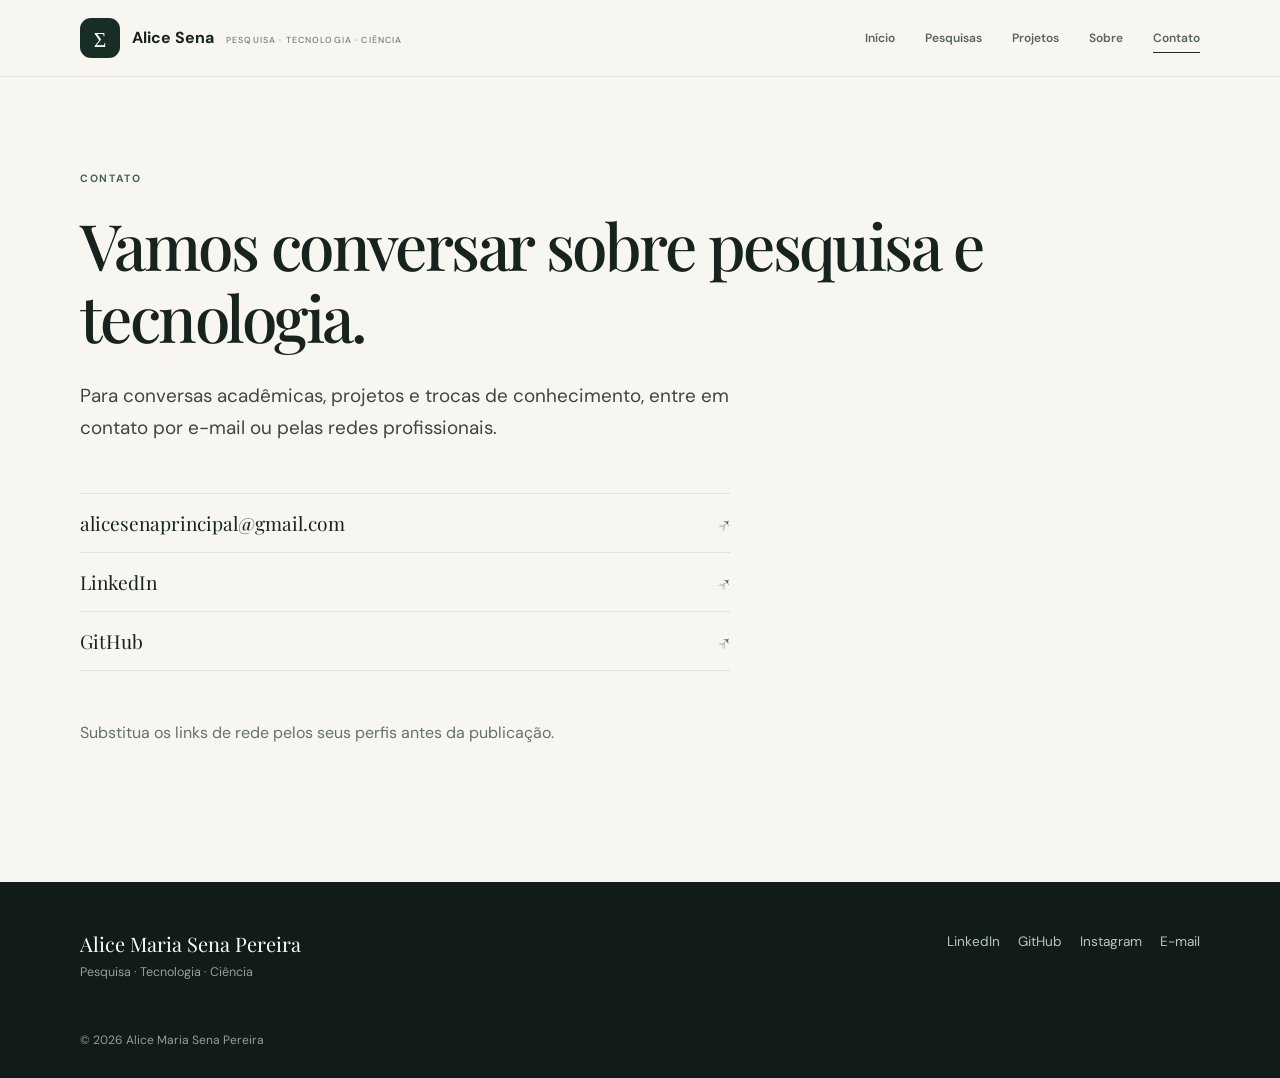
<file: contato.html>
<!doctype html>
<html lang="pt-BR">
  <head>
    <meta charset="utf-8" />
    <meta name="viewport" content="width=device-width,initial-scale=1" />
    <meta name="description" content="Contato de Alice Maria Sena Pereira." />
    <title>Contato — Alice Sena</title>
    <link rel="preconnect" href="https://fonts.googleapis.com" />
    <link rel="preconnect" href="https://fonts.gstatic.com" crossorigin />
    <link
      href="https://fonts.googleapis.com/css2?family=DM+Sans:wght@400;500;600&family=Libre+Baskerville:ital,wght@0,400;0,700;1,400&display=swap"
      rel="stylesheet"
    />
    <link rel="stylesheet" href="assets/css/style.css" />
  </head>
  <body>
    <a class="skip-link" href="#conteudo">Pular para o conteúdo</a>
    <div id="site-header"></div>
    <main id="conteudo" class="wrapper page contact">
      <p class="eyebrow">Contato</p>
      <h1>Vamos conversar sobre pesquisa e tecnologia.</h1>
      <p class="lede">
        Para conversas acadêmicas, projetos e trocas de conhecimento, entre em
        contato por e-mail ou pelas redes profissionais.
      </p>
      <div class="contact-links">
        <a href="mailto:alicesenaprincipal@gmail.com"
          >alicesenaprincipal@gmail.com <span>↗</span></a
        ><a href="https://www.linkedin.com/in/alicessenapereira/" target="_blank" rel="noreferrer"
          >LinkedIn <span>↗</span></a
        ><a href="https://github.com/alicessena" target="_blank" rel="noreferrer"
          >GitHub <span>↗</span></a
        >
      </div>
      <p class="muted">
        Substitua os links de rede pelos seus perfis antes da publicação.
      </p>
    </main>
    <div id="site-footer"></div>
    <button class="back-top" aria-label="Voltar ao topo">↑</button>
    <script src="data/articles.js"></script>
    <script src="assets/js/app.js"></script>
  </body>
</html>
</file>
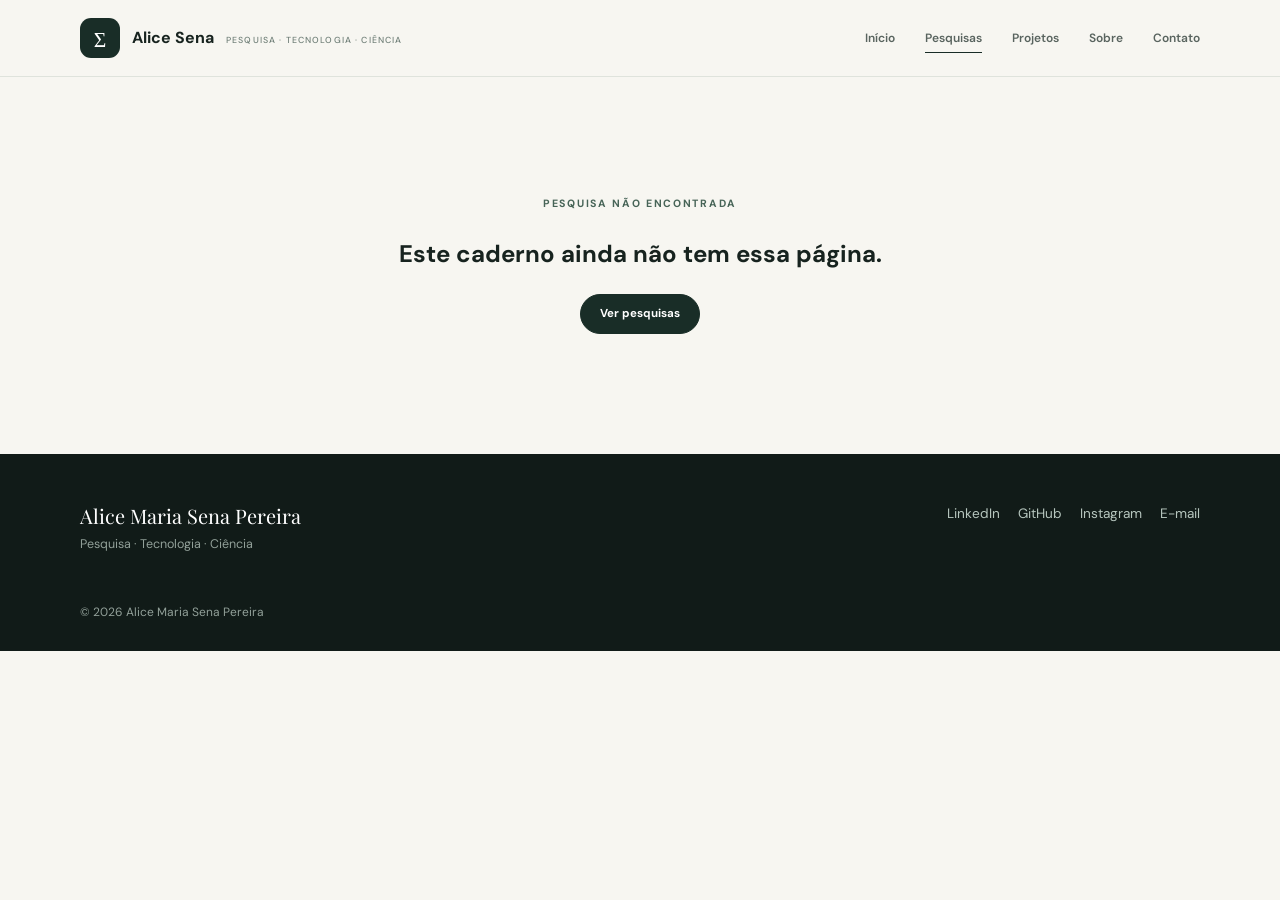
<file: pesquisa.html>
<!doctype html>
<html lang="pt-BR">
  <head>
    <meta charset="utf-8" />
    <meta name="viewport" content="width=device-width,initial-scale=1" />
    <meta name="author" content="Alice Maria Sena Pereira" />
    <title>Pesquisa — Alice Sena</title>
    <link rel="preconnect" href="https://fonts.googleapis.com" />
    <link rel="preconnect" href="https://fonts.gstatic.com" crossorigin />
    <link
      href="https://fonts.googleapis.com/css2?family=DM+Sans:wght@400;500;600&family=Libre+Baskerville:ital,wght@0,400;0,700;1,400&display=swap"
      rel="stylesheet"
    />
    <link rel="stylesheet" href="assets/css/style.css" />
  </head>
  <body>
    <a class="skip-link" href="#conteudo">Pular para o conteúdo</a>
    <div id="site-header"></div>
    <main id="conteudo"><div id="article-root"></div></main>
    <div id="site-footer"></div>
    <button class="back-top" aria-label="Voltar ao topo">↑</button>
    <script src="data/articles.js"></script>
    <script src="assets/js/app.js"></script>
    <script src="assets/js/article.js"></script>
  </body>
</html>
</file>
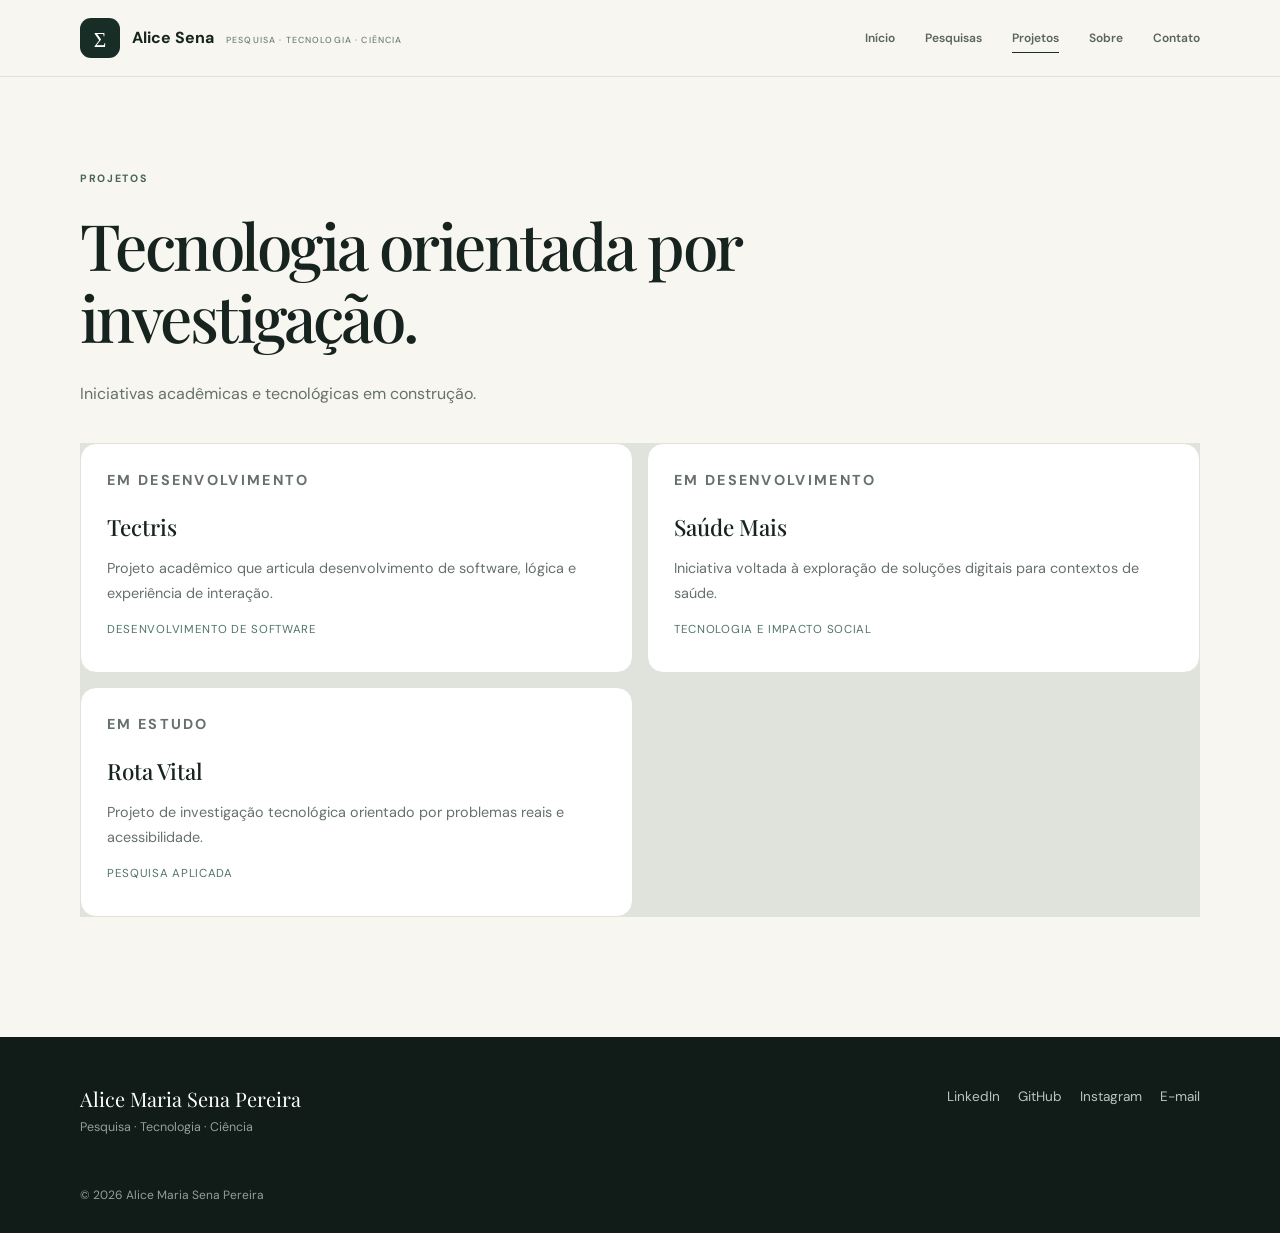
<file: projetos.html>
<!doctype html>
<html lang="pt-BR">
  <head>
    <meta charset="utf-8" />
    <meta name="viewport" content="width=device-width,initial-scale=1" />
    <meta
      name="description"
      content="Projetos acadêmicos e tecnológicos de Alice Sena."
    />
    <title>Projetos — Alice Sena</title>
    <link rel="preconnect" href="https://fonts.googleapis.com" />
    <link rel="preconnect" href="https://fonts.gstatic.com" crossorigin />
    <link
      href="https://fonts.googleapis.com/css2?family=DM+Sans:wght@400;500;600&family=Libre+Baskerville:ital,wght@0,400;0,700;1,400&display=swap"
      rel="stylesheet"
    />
    <link rel="stylesheet" href="assets/css/style.css" />
  </head>
  <body>
    <a class="skip-link" href="#conteudo">Pular para o conteúdo</a>
    <div id="site-header"></div>
    <main id="conteudo" class="wrapper page">
      <p class="eyebrow">Projetos</p>
      <h1>Tecnologia orientada por investigação.</h1>
      <p class="section-intro">
        Iniciativas acadêmicas e tecnológicas em construção.
      </p>
      <div id="projects-page" class="project-grid full"></div>
    </main>
    <div id="site-footer"></div>
    <button class="back-top" aria-label="Voltar ao topo">↑</button>
    <script src="data/articles.js"></script>
    <script src="assets/js/app.js"></script>
  </body>
</html>
</file>
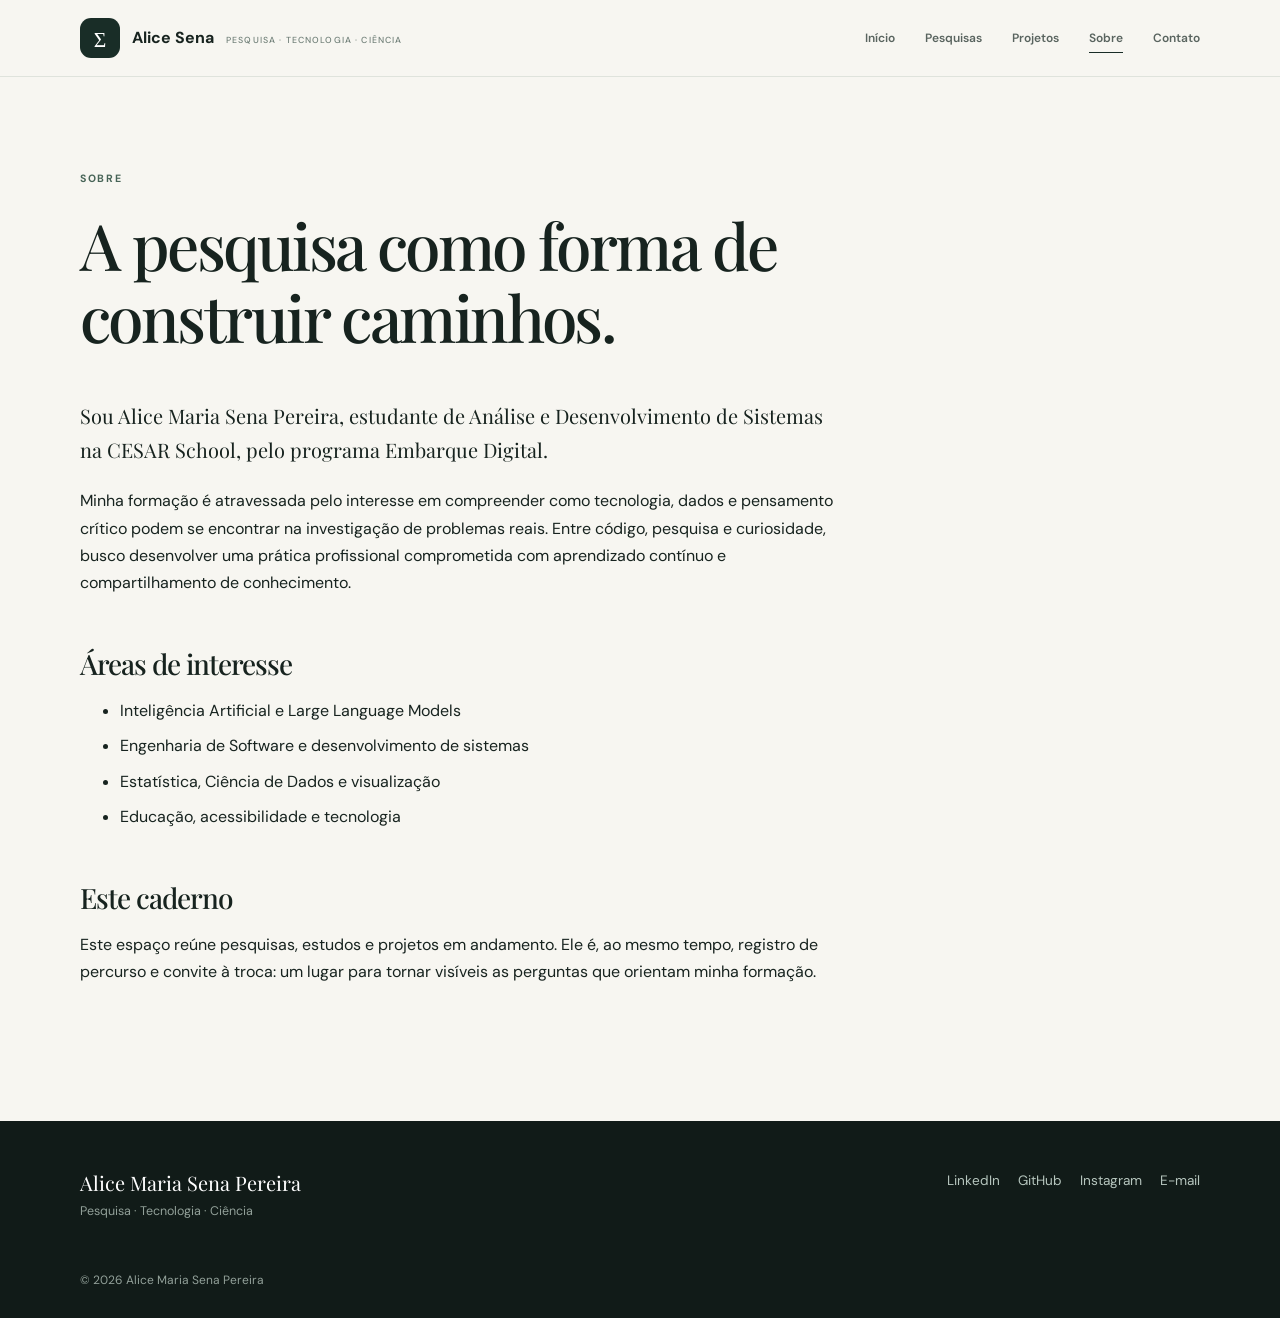
<file: sobre.html>
<!doctype html>
<html lang="pt-BR">
  <head>
    <meta charset="utf-8" />
    <meta name="viewport" content="width=device-width,initial-scale=1" />
    <meta name="description" content="Sobre Alice Maria Sena Pereira." />
    <title>Sobre — Alice Sena</title>
    <link rel="preconnect" href="https://fonts.googleapis.com" />
    <link rel="preconnect" href="https://fonts.gstatic.com" crossorigin />
    <link
      href="https://fonts.googleapis.com/css2?family=DM+Sans:wght@400;500;600&family=Libre+Baskerville:ital,wght@0,400;0,700;1,400&display=swap"
      rel="stylesheet"
    />
    <link rel="stylesheet" href="assets/css/style.css" />
  </head>
  <body>
    <a class="skip-link" href="#conteudo">Pular para o conteúdo</a>
    <div id="site-header"></div>
    <main id="conteudo" class="wrapper page">
      <p class="eyebrow">Sobre</p>
      <h1>A pesquisa como forma de construir caminhos.</h1>
      <div class="prose">
        <p class="lead">
          Sou Alice Maria Sena Pereira, estudante de Análise e Desenvolvimento
          de Sistemas na CESAR School, pelo programa Embarque Digital.
        </p>
        <p>
          Minha formação é atravessada pelo interesse em compreender como
          tecnologia, dados e pensamento crítico podem se encontrar na
          investigação de problemas reais. Entre código, pesquisa e curiosidade,
          busco desenvolver uma prática profissional comprometida com
          aprendizado contínuo e compartilhamento de conhecimento.
        </p>
        <h2>Áreas de interesse</h2>
        <ul>
          <li>Inteligência Artificial e Large Language Models</li>
          <li>Engenharia de Software e desenvolvimento de sistemas</li>
          <li>Estatística, Ciência de Dados e visualização</li>
          <li>Educação, acessibilidade e tecnologia</li>
        </ul>
        <h2>Este caderno</h2>
        <p>
          Este espaço reúne pesquisas, estudos e projetos em andamento. Ele é,
          ao mesmo tempo, registro de percurso e convite à troca: um lugar para
          tornar visíveis as perguntas que orientam minha formação.
        </p>
      </div>
    </main>
    <div id="site-footer"></div>
    <button class="back-top" aria-label="Voltar ao topo">↑</button>
    <script src="data/articles.js"></script>
    <script src="assets/js/app.js"></script>
  </body>
</html>
</file>
<file: assets/css/style.css>
:root {
  --background: #f7f6f2;
  --surface: #fff;
  --text: #202020;
  --muted: #66645f;
  --accent: #6b5b4d;
  --accent-dark: #453a31;
  --border: #d9d6cf;
  --wash: #efede7;
  --serif: "Libre Baskerville", Georgia, serif;
  --sans: "DM Sans", Arial, sans-serif;
}
* {
  box-sizing: border-box;
}
html {
  scroll-behavior: smooth;
}
body {
  margin: 0;
  background: var(--background);
  color: var(--text);
  font: 16px/1.7 var(--sans);
}
a {
  color: inherit;
  text-decoration: none;
}
a:focus-visible,
button:focus-visible {
  outline: 3px solid #5a86a6;
  outline-offset: 3px;
}
.wrapper {
  width: min(1120px, calc(100% - 48px));
  margin: auto;
}
.skip-link {
  position: fixed;
  top: 8px;
  left: 8px;
  background: #fff;
  padding: 8px 12px;
  z-index: 20;
  transform: translateY(-150%);
}
.skip-link:focus {
  transform: none;
}
.site-header {
  border-bottom: 1px solid var(--border);
  background: color-mix(in srgb, var(--background) 94%, transparent);
  position: sticky;
  top: 0;
  z-index: 10;
  backdrop-filter: blur(12px);
}
.nav {
  height: 78px;
  display: flex;
  align-items: center;
  justify-content: space-between;
}
.brand {
  font-family: var(--serif);
  font-weight: 700;
  font-size: 1.4rem;
  line-height: 1;
}
.brand small {
  display: block;
  font: 500 0.62rem/1.2 var(--sans);
  letter-spacing: 0.08em;
  text-transform: uppercase;
  margin-top: 7px;
  color: var(--muted);
}
.nav-toggle {
  display: none;
  border: 0;
  background: none;
  padding: 8px;
  font-size: 1.3rem;
}
.nav-links {
  display: flex;
  gap: 30px;
  font-size: 0.9rem;
}
.nav-links a {
  position: relative;
}
.nav-links a:after,
.text-link:after {
  content: "";
  position: absolute;
  bottom: -4px;
  left: 0;
  width: 100%;
  height: 1px;
  background: currentColor;
  transform: scaleX(0);
  transform-origin: right;
  transition: transform 0.25s;
}
.nav-links a:hover:after,
.nav-links a[aria-current="page"]:after,
.text-link:hover:after {
  transform: scaleX(1);
  transform-origin: left;
}
.hero {
  padding: 116px 0 105px;
  max-width: 900px;
  margin-left: max(24px, calc((100% - 1120px) / 2));
  margin-right: 24px;
}
.eyebrow {
  font-size: 0.72rem;
  letter-spacing: 0.13em;
  text-transform: uppercase;
  color: var(--accent);
  font-weight: 600;
  margin: 0 0 18px;
}
.hero h1,
.page h1 {
  font: 400 clamp(2.55rem, 6vw, 5.2rem)/1.13 var(--serif);
  letter-spacing: -0.04em;
  max-width: 920px;
  margin: 0 0 27px;
}
.lede {
  font-size: 1.18rem;
  max-width: 680px;
  color: #45433f;
}
.hero-note {
  font-size: 0.87rem;
  color: var(--muted);
  margin: 27px 0;
}
.actions {
  display: flex;
  gap: 26px;
  align-items: center;
  margin-top: 35px;
}
.button {
  background: var(--accent-dark);
  color: #fff;
  padding: 12px 20px;
  font-size: 0.9rem;
  transition: background 0.2s;
}
.button:hover {
  background: var(--accent);
}
.text-link {
  position: relative;
  font-size: 0.9rem;
}
.section {
  padding: 100px 0;
}
.intro {
  display: grid;
  grid-template-columns: 1fr 1.45fr;
  gap: 10%;
  border-top: 1px solid var(--border);
}
h2 {
  font: 400 clamp(1.9rem, 3vw, 3rem)/1.25 var(--serif);
  letter-spacing: -0.03em;
  margin: 0 0 16px;
}
.intro-copy {
  font-size: 1.04rem;
}
.muted,
.section-intro {
  color: var(--muted);
}
.section-intro {
  max-width: 640px;
  margin: 0 0 32px;
}
.filters {
  display: flex;
  flex-wrap: wrap;
  gap: 8px;
  margin: 28px 0;
}
.filter {
  background: transparent;
  border: 1px solid var(--border);
  padding: 7px 12px;
  font: 500 0.78rem var(--sans);
  cursor: pointer;
}
.filter[aria-pressed="true"] {
  background: var(--text);
  border-color: var(--text);
  color: white;
}
.research-grid {
  display: grid;
  grid-template-columns: repeat(2, 1fr);
  border-top: 1px solid var(--border);
}
.research-card {
  position: relative;
  padding: 30px;
  border-bottom: 1px solid var(--border);
  min-height: 310px;
  display: flex;
  flex-direction: column;
  transition: background 0.2s;
}
.research-card:nth-child(odd) {
  border-right: 1px solid var(--border);
}
.research-card:hover {
  background: var(--surface);
}
.card-link {
  position: absolute;
  inset: 0;
}
.card-meta {
  font-size: 0.7rem;
  letter-spacing: 0.1em;
  text-transform: uppercase;
  color: var(--accent);
  margin: 0 0 22px;
}
.research-card h3 {
  font: 400 1.45rem/1.38 var(--serif);
  margin: 0 0 14px;
}
.research-card p {
  font-size: 0.91rem;
  color: var(--muted);
  margin: 0;
}
.tags {
  display: flex;
  flex-wrap: wrap;
  gap: 7px;
  margin-top: auto;
  padding-top: 20px;
}
.tag {
  font-size: 0.7rem;
  border: 1px solid var(--border);
  padding: 3px 7px;
}
.read-more {
  margin-top: 21px;
  font-size: 0.84rem;
}
.projects-band {
  background: var(--wash);
  padding: 92px 0;
}
.section-heading {
  display: flex;
  justify-content: space-between;
  gap: 24px;
  align-items: end;
}
.project-grid {
  display: grid;
  grid-template-columns: repeat(3, 1fr);
  margin-top: 35px;
  gap: 1px;
  background: var(--border);
  border: 1px solid var(--border);
}
.project {
  background: var(--wash);
  padding: 26px;
  min-height: 230px;
}
.project h3 {
  font: 400 1.4rem var(--serif);
  margin: 0 0 10px;
}
.project p {
  color: var(--muted);
  font-size: 0.9rem;
}
.project footer {
  font-size: 0.72rem;
  color: var(--accent);
  letter-spacing: 0.06em;
  text-transform: uppercase;
}
.investigating ol {
  list-style: none;
  padding: 0;
  margin: 32px 0 0;
  border-top: 1px solid var(--border);
  display: grid;
  grid-template-columns: 1fr 1fr;
}
.investigating li {
  padding: 16px 0;
  border-bottom: 1px solid var(--border);
  font: 400 1.15rem var(--serif);
}
.investigating li:nth-child(odd) {
  padding-right: 20px;
  border-right: 1px solid var(--border);
}
.investigating li:nth-child(even) {
  padding-left: 20px;
}
.investigating span {
  font: 500 0.72rem var(--sans);
  color: var(--accent);
  margin-right: 15px;
}
.site-footer {
  border-top: 1px solid var(--border);
  padding: 48px 0 28px;
}
.footer-grid {
  display: flex;
  justify-content: space-between;
  gap: 30px;
}
.footer-name {
  font: 400 1.25rem var(--serif);
  margin: 0;
}
.footer-tag {
  font-size: 0.78rem;
  color: var(--muted);
  margin: 5px 0;
}
.footer-links {
  display: flex;
  gap: 18px;
  font-size: 0.85rem;
}
.copyright {
  font-size: 0.75rem;
  color: var(--muted);
  margin: 42px 0 0;
}
.back-top {
  position: fixed;
  right: 22px;
  bottom: 22px;
  width: 42px;
  height: 42px;
  border: 1px solid var(--border);
  background: var(--surface);
  font-size: 1.1rem;
  opacity: 0;
  pointer-events: none;
  transition: 0.2s;
}
.back-top.show {
  opacity: 1;
  pointer-events: auto;
}
.page {
  padding: 95px 0 120px;
}
.page h1 {
  font-size: clamp(2.5rem, 5vw, 4.3rem);
}
.prose {
  max-width: 760px;
  margin-top: 46px;
}
.prose .lead {
  font: 400 1.25rem/1.7 var(--serif);
}
.prose h2 {
  font-size: 1.75rem;
  margin-top: 50px;
}
.prose li {
  margin-bottom: 8px;
}
.project-grid.full {
  grid-template-columns: repeat(2, 1fr);
  background: var(--border);
}
.project-grid.full .project {
  background: var(--surface);
}
.contact {
  min-height: 65vh;
}
.contact-links {
  margin: 48px 0;
  max-width: 650px;
  border-top: 1px solid var(--border);
}
.contact-links a {
  display: flex;
  justify-content: space-between;
  padding: 16px 0;
  border-bottom: 1px solid var(--border);
  font: 400 1.2rem var(--serif);
}
.contact-links span {
  color: var(--accent);
}
/* Article */
.breadcrumb {
  font-size: 0.78rem;
  color: var(--muted);
  padding-top: 30px;
}
.article-header {
  padding: 60px 0 70px;
  max-width: 920px;
}
.article-kicker {
  font-size: 0.72rem;
  letter-spacing: 0.13em;
  color: var(--accent);
  font-weight: 600;
}
.article-header h1 {
  font: 400 clamp(2.15rem, 4.8vw, 4.4rem)/1.18 var(--serif);
  letter-spacing: -0.04em;
  margin: 17px 0 25px;
}
.article-meta {
  display: flex;
  gap: 16px;
  flex-wrap: wrap;
  color: var(--muted);
  font-size: 0.84rem;
}
.article-layout {
  display: grid;
  grid-template-columns: 210px minmax(0, 760px);
  gap: 70px;
  padding-bottom: 100px;
}
.article-nav {
  position: sticky;
  top: 105px;
  height: max-content;
  border-left: 1px solid var(--border);
  padding-left: 16px;
}
.article-nav strong {
  font-size: 0.7rem;
  letter-spacing: 0.1em;
  text-transform: uppercase;
}
.article-nav a {
  display: block;
  color: var(--muted);
  font-size: 0.78rem;
  line-height: 1.35;
  margin: 12px 0;
}
.article-nav a:hover {
  color: var(--text);
}
.article-content {
  min-width: 0;
}
.abstract,
.transparency {
  padding: 25px 28px;
  border-left: 3px solid var(--accent);
  background: var(--surface);
  margin-bottom: 48px;
}
.abstract h2,
.transparency h2 {
  font: 600 0.74rem var(--sans);
  text-transform: uppercase;
  letter-spacing: 0.1em;
  margin: 0 0 10px;
}
.abstract p,
.transparency p {
  margin: 0;
  font-size: 0.94rem;
}
.transparency {
  border-color: #996141;
  background: #faf5ee;
}
.article-content h2 {
  font-size: 2rem;
  margin: 74px 0 20px;
  scroll-margin-top: 110px;
}
.article-content h3 {
  font: 400 1.3rem var(--serif);
  margin: 42px 0 14px;
  scroll-margin-top: 110px;
}
.article-content p,
.article-content li {
  font-size: 1rem;
}
.article-content blockquote {
  border-left: 2px solid var(--border);
  margin: 32px 0;
  padding: 8px 22px;
  font: italic 1.14rem/1.65 var(--serif);
  color: #4c4944;
}
.table-wrap {
  overflow-x: auto;
  margin: 30px 0;
}
.comparison {
  width: 100%;
  border-collapse: collapse;
  font-size: 0.82rem;
  background: var(--surface);
}
.comparison th,
.comparison td {
  padding: 13px;
  vertical-align: top;
  text-align: left;
  border: 1px solid var(--border);
}
.comparison th {
  font-size: 0.7rem;
  text-transform: uppercase;
  letter-spacing: 0.06em;
}
.status {
  display: inline-block;
  white-space: nowrap;
  font-size: 0.65rem;
  font-weight: 600;
  letter-spacing: 0.05em;
  padding: 3px 6px;
  border: 1px solid;
}
.validated {
  color: #28634b;
  background: #edf6f1;
}
.qualified {
  color: #7b5418;
  background: #fbf4e5;
}
.divergent {
  color: #9a443d;
  background: #f9ecea;
}
.chart-figure {
  margin: 38px 0;
  padding: 22px;
  background: var(--surface);
  border: 1px solid var(--border);
}
.chart-figure svg {
  width: 100%;
  height: auto;
}
.chart-figure figcaption {
  font-size: 0.8rem;
  color: var(--muted);
  margin-top: 15px;
}
.references {
  padding-left: 0;
  list-style: none;
}
.references li {
  margin: 0 0 18px;
  font-size: 0.92rem;
}
.references a {
  text-decoration: underline;
  text-decoration-color: var(--border);
  text-underline-offset: 3px;
}
.not-found {
  padding: 120px 24px;
  text-align: center;
}
@media (max-width: 760px) {
  .wrapper {
    width: min(100% - 32px, 1120px);
  }
  .nav {
    height: 68px;
  }
  .nav-toggle {
    display: block;
  }
  .nav-links {
    display: none;
    position: absolute;
    top: 68px;
    left: 0;
    right: 0;
    background: var(--background);
    border-bottom: 1px solid var(--border);
    padding: 16px;
    flex-direction: column;
    gap: 16px;
  }
  .nav-links.open {
    display: flex;
  }
  .hero {
    margin-left: 16px;
  }
  .hero h1 {
    font-size: 2.65rem;
  }
  .actions {
    flex-wrap: wrap;
  }
  .section {
    padding: 65px 0;
  }
  .intro,
  .article-layout {
    grid-template-columns: 1fr;
    gap: 30px;
  }
  .research-grid {
    grid-template-columns: 1fr;
  }
  .research-card:nth-child(odd) {
    border-right: 0;
  }
  .project-grid,
  .project-grid.full {
    grid-template-columns: 1fr;
  }
  .section-heading,
  .footer-grid {
    display: block;
  }
  .section-heading .text-link {
    display: inline-block;
    margin-top: 20px;
  }
  .investigating ol {
    grid-template-columns: 1fr;
  }
  .investigating li:nth-child(odd) {
    padding-right: 0;
    border-right: 0;
  }
  .investigating li:nth-child(even) {
    padding-left: 0;
  }
  .page {
    padding: 62px 0 80px;
  }
  .article-header {
    padding: 38px 0 45px;
  }
  .article-layout {
    padding-bottom: 70px;
  }
  .article-nav {
    position: static;
    border: 1px solid var(--border);
    padding: 15px;
    margin-bottom: 16px;
  }
  .article-nav a {
    display: inline-block;
    margin: 8px 10px 0 0;
  }
  .article-content h2 {
    font-size: 1.7rem;
    margin-top: 55px;
  }
  .footer-links {
    margin-top: 23px;
  }
  .table-wrap {
    margin-left: -16px;
    margin-right: -16px;
  }
  .comparison {
    min-width: 680px;
  }
}
@media (prefers-reduced-motion: reduce) {
  *,
  *:before,
  *:after {
    scroll-behavior: auto !important;
    animation-duration: 0.01ms !important;
    transition-duration: 0.01ms !important;
  }
}


.hero {
  width: 100%;
  max-width: none;
  margin: 0;

  padding-left: max(24px, calc((100vw - 1120px) / 2));
  padding-right: max(24px, calc((100vw - 1120px) / 2));

  background: linear-gradient(
    135deg,
    #f7f6f1 0%,
    #edf0e9 100%
  );

  border-bottom: 1px solid var(--border);
}

.hero h1 {
  width: 100%;
  max-width: 900px;

  font-family: var(--serif);
  font-size: clamp(3.5rem, 5.2vw, 5rem);
  font-weight: 500;
  line-height: 1.02;
  letter-spacing: -0.045em;

  margin: 0 0 30px;
}

.hero .lede {
  width: 100%;
  max-width: 650px;

  font-size: 1.15rem;
  line-height: 1.7;

  color: var(--muted);
}

@media (max-width: 760px) {
  .hero {
    width: 100%;
    max-width: none;
    margin: 0;

    padding: 72px 16px 80px;
  }

  .hero h1 {
    max-width: 100%;
    font-size: clamp(2.8rem, 12vw, 4rem);
    line-height: 1.02;
  }

  .hero .lede {
    max-width: 100%;
    font-size: 1.05rem;
  }
}
</file>
